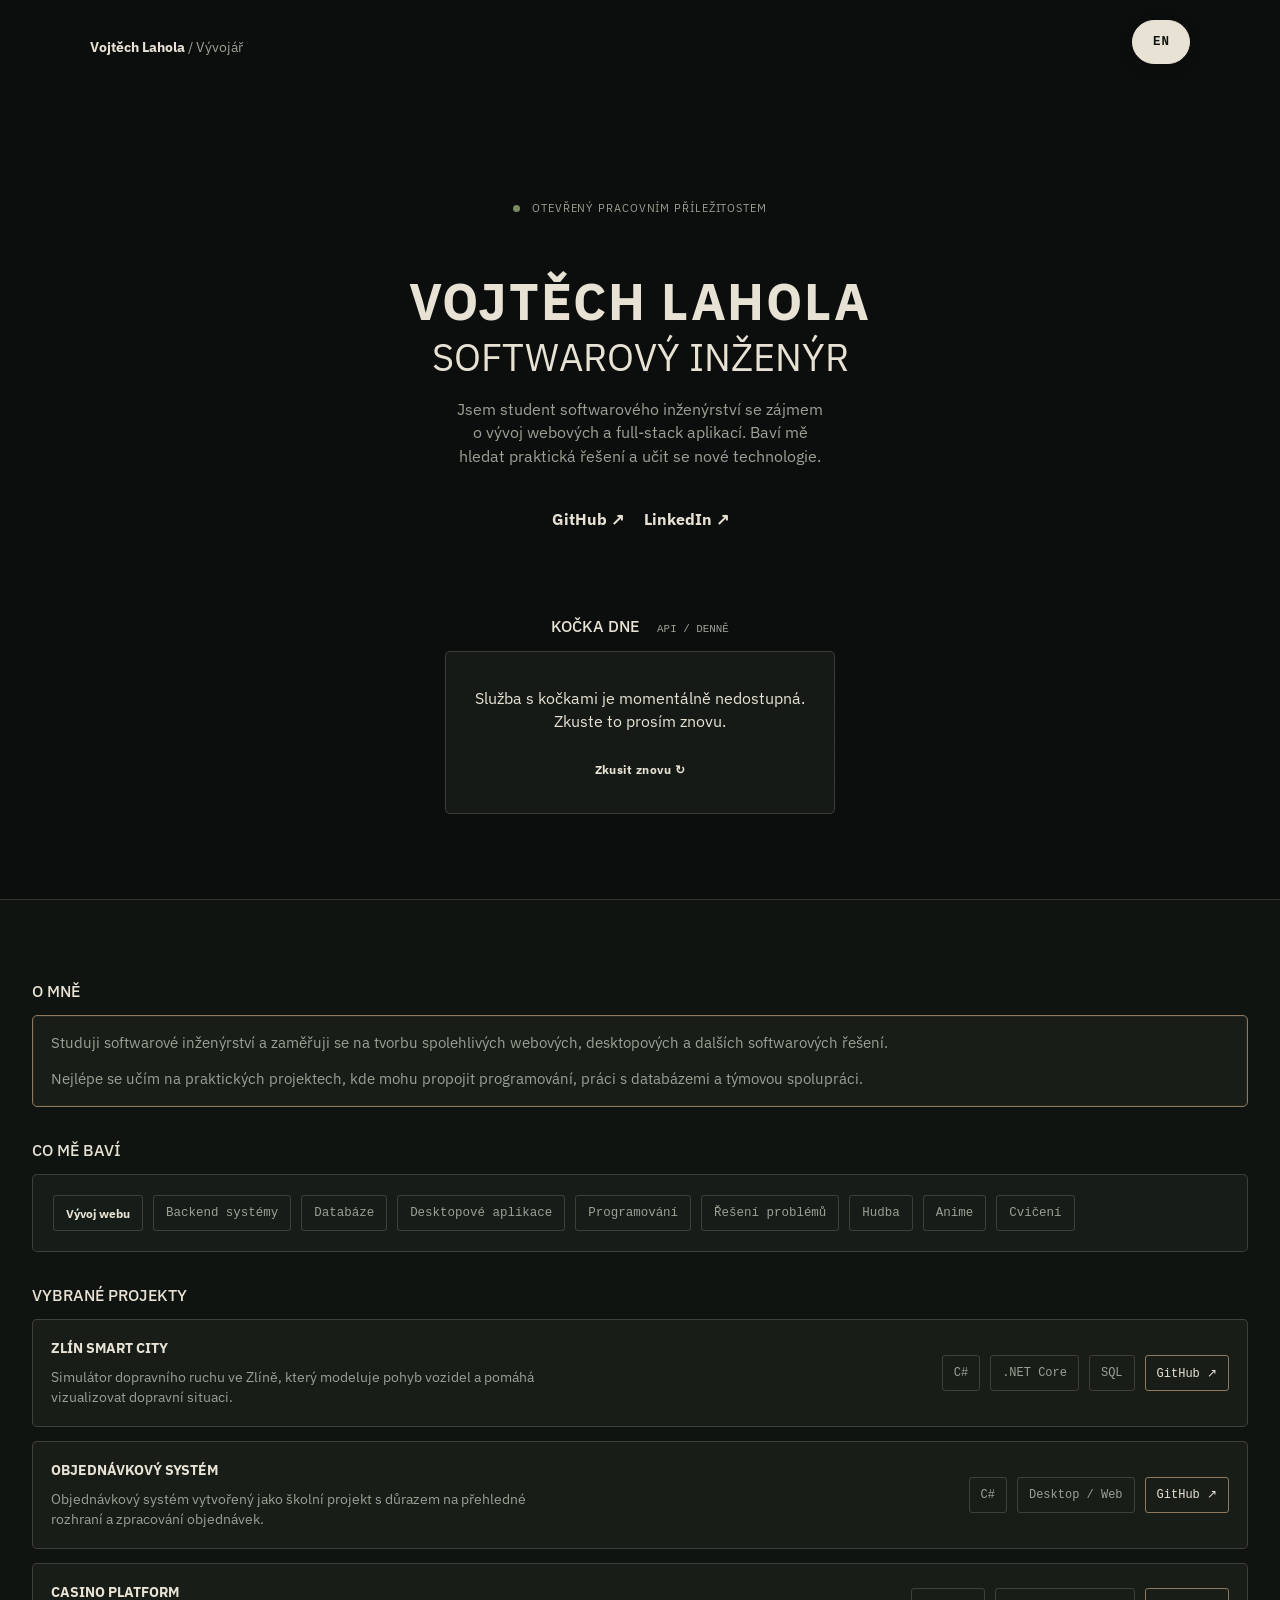
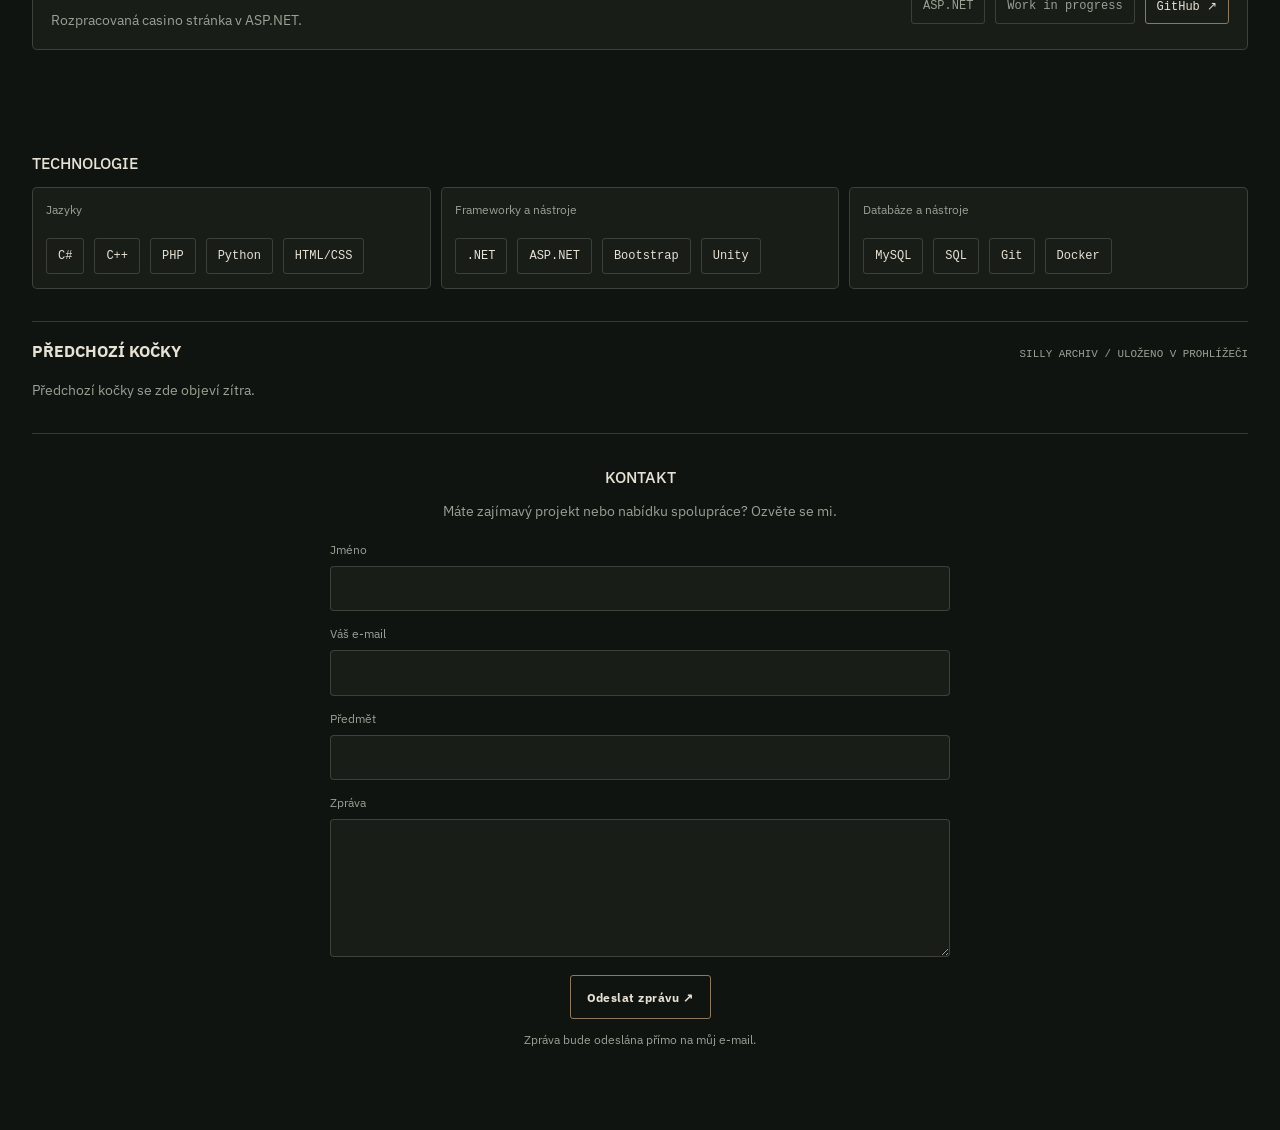
<file: index.html>
<!doctype html>
<html lang="cs">
  <head>
    <meta charset="UTF-8" />
    <meta name="viewport" content="width=device-width, initial-scale=1.0" />
    <meta name="description" content="Portfolio of Vojtech Lahola, software engineer." />
    <title>Vojtech Lahola / Softwarový inženýr</title>
    <link rel="preconnect" href="https://api.thecatapi.com" />
    <link rel="preload" as="style" href="style.css?v=contact-form-responsive" onload="this.onload=null;this.rel='stylesheet'" />
    <link rel="preload" as="style" href="cat.css?v=cat-history-row" onload="this.onload=null;this.rel='stylesheet'" />
    <noscript>
      <link rel="stylesheet" href="style.css?v=contact-form-responsive" />
      <link rel="stylesheet" href="cat.css?v=cat-history-row" />
    </noscript>
    <script src="script.js" defer></script>
    <script src="cat.js" defer></script>
  </head>
  <body data-title-cs="Vojtech Lahola / Softwarový inženýr" data-title-en="Vojtech Lahola / Software Engineer">
    <div class="dashboard">
      <aside class="identity-panel">
        <button class="language-toggle" type="button" aria-label="Přepnout do angličtiny" aria-pressed="false">EN</button>
        <a class="wordmark" href="#top">Vojtěch Lahola <span>/ <span data-cs="Vývojář" data-en="Developer">Vývojář</span></span></a>
        <div class="identity-content">
          <p class="status-line"><span></span> <span data-cs="Otevřený pracovním příležitostem" data-en="Available for opportunities">Otevřený pracovním příležitostem</span></p>
          <h1>Vojtěch Lahola</h1>
          <h2 data-cs="Softwarový inženýr" data-en="Software Engineer">Softwarový inženýr</h2>
          <p class="identity-summary" data-cs="Jsem student softwarového inženýrství se zájmem o vývoj webových a full-stack aplikací. Baví mě hledat praktická řešení a učit se nové technologie." data-en="I am a software engineering student interested in web and full-stack applications. I enjoy finding practical solutions and learning new technologies.">Jsem student softwarového inženýrství se zájmem o vývoj webových a full-stack aplikací. Baví mě hledat praktická řešení a učit se nové technologie.</p>
          <div class="identity-links">
            <a href="https://github.com/VojtechLahola" target="_blank" rel="noreferrer">GitHub ↗</a>
            <a href="https://www.linkedin.com/in/vojt%C4%9Bch-lahola-96957a279/" target="_blank" rel="noreferrer">LinkedIn ↗</a>
          </div>
        </div>
        <div class="hero-cat">
          <div class="hero-cat-heading">
            <h2 data-cs="Kočka dne" data-en="Cat of the day">Kočka dne</h2>
            <span data-cs="API / denně" data-en="API / daily">API / denně</span>
          </div>
          <div class="cat-card" aria-live="polite">
            <div class="cat-loading"><span class="loading-dot"></span><p data-cs="Hledám dnešní kočku..." data-en="Finding today’s cat...">Hledám dnešní kočku...</p></div>
            <img class="cat-image" width="560" height="360" decoding="async" alt="" />
            <div class="cat-details"><p class="cat-date"></p><a class="text-link cat-source" href="#" target="_blank" rel="noreferrer" data-cs="Originál ↗" data-en="Original ↗">Originál ↗</a></div>
            <p class="cat-error" role="alert"></p>
            <button class="button button-primary retry-button" type="button" data-cs="Zkusit znovu ↻" data-en="Try again ↻">Zkusit znovu ↻</button>
          </div>
        </div>
      </aside>

      <main id="top" class="dashboard-main">
        <section id="profile" class="panel profile-panel">
          <h2 class="panel-title" data-cs="O mně" data-en="About me">O mně</h2>
          <div class="panel-box profile-box">
            <p data-cs="Studuji softwarové inženýrství a zaměřuji se na tvorbu spolehlivých webových, desktopových a dalších softwarových řešení." data-en="I study software engineering and focus on building reliable web, desktop, and other software solutions.">Studuji softwarové inženýrství a zaměřuji se na tvorbu spolehlivých webových, desktopových a dalších softwarových řešení.</p>
            <p data-cs="Nejlépe se učím na praktických projektech, kde mohu propojit programování, práci s databázemi a týmovou spolupráci." data-en="I learn best through practical projects where I can combine programming, databases, and teamwork.">Nejlépe se učím na praktických projektech, kde mohu propojit programování, práci s databázemi a týmovou spolupráci.</p>
          </div>
        </section>

        <section class="panel focus-panel">
          <h2 class="panel-title" data-cs="Co mě baví" data-en="Things I enjoy">Co mě baví</h2>
          <div class="work-tags"><span data-cs="Vývoj webu" data-en="Web development">Vývoj webu</span><span data-cs="Backend systémy" data-en="Backend systems">Backend systémy</span><span data-cs="Databáze" data-en="Databases">Databáze</span><span data-cs="Desktopové aplikace" data-en="Desktop apps">Desktopové aplikace</span><span data-cs="Programování" data-en="Programming">Programování</span><span data-cs="Řešení problémů" data-en="Problem solving">Řešení problémů</span><span data-cs="Hudba" data-en="Music">Hudba</span><span data-cs="Anime" data-en="Anime">Anime</span><span data-cs="Cvičení" data-en="Working out">Cvičení</span></div>
        </section>

        <section id="projects" class="panel projects-panel">
          <h2 class="panel-title" data-cs="Vybrané projekty" data-en="Selected projects">Vybrané projekty</h2>
          <div class="project-list">
            <article class="project-row">
              <div><h3 data-cs="Zlín Smart City" data-en="Zlín Smart City">Zlín Smart City</h3><p data-cs="Simulátor dopravního ruchu ve Zlíně, který modeluje pohyb vozidel a pomáhá vizualizovat dopravní situaci." data-en="A traffic simulator for Zlín that models vehicle movement and helps visualize traffic conditions.">Simulátor dopravního ruchu ve Zlíně, který modeluje pohyb vozidel a pomáhá vizualizovat dopravní situaci.</p></div>
              <div class="tag-list"><span>C#</span><span>.NET Core</span><span>SQL</span><a href="https://github.com/VojtechLahola/Zlin-Smart-City" target="_blank" rel="noreferrer">GitHub ↗</a></div>
            </article>
            <article class="project-row">
              <div><h3 data-cs="Objednávkový systém" data-en="Ordering System">Objednávkový systém</h3><p data-cs="Objednávkový systém vytvořený jako školní projekt s důrazem na přehledné rozhraní a zpracování objednávek." data-en="An ordering system built as a school project, focused on a clear interface and order processing.">Objednávkový systém vytvořený jako školní projekt s důrazem na přehledné rozhraní a zpracování objednávek.</p></div>
              <div class="tag-list"><span>C#</span><span>Desktop / Web</span><a href="https://github.com/VojtechLahola/OrderingSystemMenza" target="_blank" rel="noreferrer">GitHub ↗</a></div>
            </article>
            <article class="project-row">
              <div><h3>Casino Platform</h3><p data-cs="Rozpracovaná casino stránka v ASP.NET." data-en="A casino website in ASP.NET, currently a work in progress.">Rozpracovaná casino stránka v ASP.NET.</p></div>
              <div class="tag-list"><span>ASP.NET</span><span>Work in progress</span><a href="https://github.com/VojtechLahola/Casino-Platform" target="_blank" rel="noreferrer">GitHub ↗</a></div>
            </article>
          </div>
        </section>

      </main>

      <aside class="dashboard-side">
        <section id="stack" class="panel tech-panel">
          <h2 class="panel-title" data-cs="Technologie" data-en="Tech stack">Technologie</h2>
          <div class="tech-grid">
            <div><h3 data-cs="Jazyky" data-en="Languages">Jazyky</h3><p><span>C#</span><span>C++</span><span>PHP</span><span>Python</span><span>HTML/CSS</span></p></div>
            <div><h3 data-cs="Frameworky a nástroje" data-en="Frameworks and tools">Frameworky a nástroje</h3><p><span>.NET</span><span>ASP.NET</span><span>Bootstrap</span><span>Unity</span></p></div>
            <div><h3 data-cs="Databáze a nástroje" data-en="Databases and tools">Databáze a nástroje</h3><p><span>MySQL</span><span>SQL</span><span>Git</span><span>Docker</span></p></div>
          </div>
        </section>

        <section class="cat-history page-history" aria-labelledby="cat-history-title">
          <div class="cat-history-heading"><h2 id="cat-history-title" data-cs="Předchozí kočky" data-en="Previous cats">Předchozí kočky</h2><span data-cs="Silly archiv / uloženo v prohlížeči" data-en="Silly archive / saved in this browser">Silly archiv / uloženo v prohlížeči</span></div>
          <div class="cat-history-list"></div>
          <p class="cat-history-empty" data-cs="Předchozí kočky se zde objeví zítra." data-en="Your previous cats will appear here tomorrow.">Předchozí kočky se zde objeví zítra.</p>
        </section>

        <section id="contact" class="panel contact-panel">
          <h2 class="panel-title" data-cs="Kontakt" data-en="Contact">Kontakt</h2>
          <p data-cs="Máte zajímavý projekt nebo nabídku spolupráce? Ozvěte se mi." data-en="Have an interesting project or collaboration offer? Get in touch.">Máte zajímavý projekt nebo nabídku spolupráce? Ozvěte se mi.</p>
          <form class="contact-form" action="https://formspree.io/f/xkjrjyry" method="POST">
            <label for="contact-name" data-cs="Jméno" data-en="Name">Jméno</label>
            <input id="contact-name" name="name" type="text" autocomplete="name" required />
            <label for="contact-email" data-cs="Váš e-mail" data-en="Your email">Váš e-mail</label>
            <input id="contact-email" name="email" type="email" autocomplete="email" required />
            <label for="contact-subject" data-cs="Předmět" data-en="Subject">Předmět</label>
            <input id="contact-subject" name="subject" type="text" required />
            <label for="contact-message" data-cs="Zpráva" data-en="Message">Zpráva</label>
            <textarea id="contact-message" name="message" rows="5" required></textarea>
            <button class="button button-primary" type="submit" data-cs="Odeslat zprávu ↗" data-en="Send message ↗">Odeslat zprávu ↗</button>
          </form>
          <p class="contact-note" data-cs="Zpráva bude odeslána přímo na můj e-mail." data-en="Your message will be sent directly to my email.">Zpráva bude odeslána přímo na můj e-mail.</p>
          <p class="contact-status" role="status" aria-live="polite" hidden></p>
        </section>
      </aside>
    </div>
  </body>
</html>
</file>
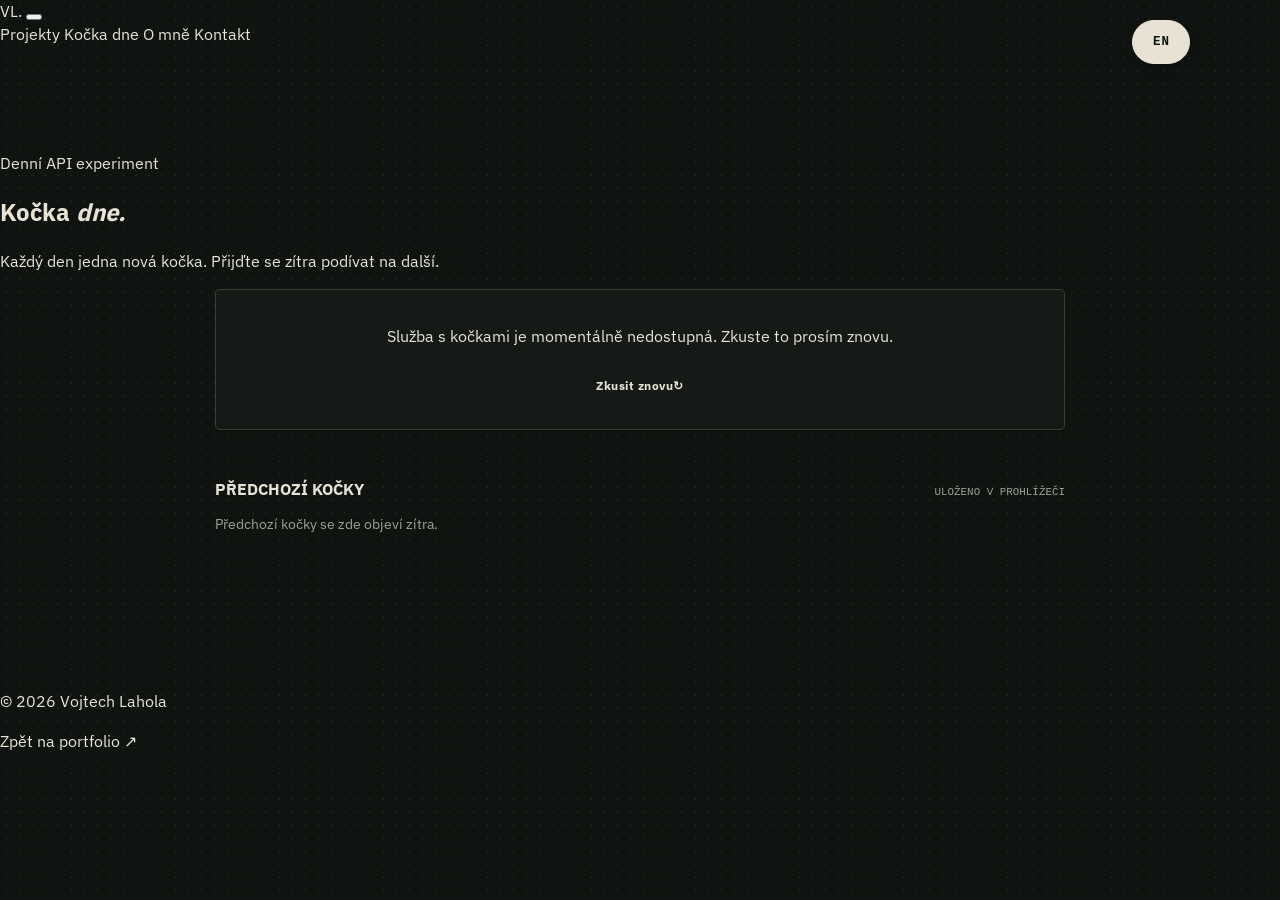
<file: cat.html>
<!doctype html>
<html lang="cs">
  <head>
    <meta charset="UTF-8" />
    <meta name="viewport" content="width=device-width, initial-scale=1.0" />
    <meta name="description" content="A new cat photo from The Cat API every day." />
    <title>Kočka dne — Vojtech Lahola</title>
    <link rel="preconnect" href="https://api.thecatapi.com" />
    <link rel="preload" as="style" href="style.css?v=contact-form-responsive" onload="this.onload=null;this.rel='stylesheet'" />
    <link rel="preload" as="style" href="cat.css?v=cat-history-row" onload="this.onload=null;this.rel='stylesheet'" />
    <noscript>
      <link rel="stylesheet" href="style.css?v=contact-form-responsive" />
      <link rel="stylesheet" href="cat.css?v=cat-history-row" />
    </noscript>
    <script src="script.js" defer></script>
    <script src="cat.js" defer></script>
  </head>
  <body data-title-cs="Kočka dne — Vojtech Lahola" data-title-en="Cat of the day — Vojtech Lahola">
    <header class="site-header">
      <button class="language-toggle" type="button" aria-label="Přepnout do angličtiny" aria-pressed="false">EN</button>
      <a class="brand" href="index.html" aria-label="Vojtech Lahola home">VL<span>.</span></a>
      <button class="menu-toggle" type="button" aria-expanded="false" aria-controls="site-nav">
        <span class="sr-only">Toggle navigation</span>
        <span></span><span></span>
      </button>
      <nav id="site-nav" class="site-nav" aria-label="Main navigation">
        <a href="index.html#projects" data-cs="Projekty" data-en="Projects">Projekty</a>
        <a href="cat.html" aria-current="page" data-cs="Kočka dne" data-en="Cat of the day">Kočka dne</a>
        <a href="index.html#profile" data-cs="O mně" data-en="About me">O mně</a>
        <a href="index.html#contact" data-cs="Kontakt" data-en="Contact">Kontakt</a>
      </nav>
    </header>

    <main class="cat-page section-shell">
      <section class="cat-intro">
        <p class="eyebrow" data-cs="Denní API experiment" data-en="Daily API experiment">Denní API experiment</p>
        <h1 data-cs="Kočka <em>dne.</em>" data-en="Cat of the <em>day.</em>">Kočka <em>dne.</em></h1>
        <p data-cs="Každý den jedna nová kočka. Přijďte se zítra podívat na další." data-en="One new cat, selected for you each day. Come back tomorrow for another one.">Každý den jedna nová kočka. Přijďte se zítra podívat na další.</p>
      </section>

      <section class="cat-card" aria-live="polite">
        <div class="cat-loading">
          <span class="loading-dot"></span>
          <p data-cs="Hledám dnešní kočku..." data-en="Finding today’s cat...">Hledám dnešní kočku...</p>
        </div>
        <img class="cat-image" width="850" height="360" decoding="async" alt="" />
        <div class="cat-details">
          <p class="cat-date"></p>
          <a class="text-link cat-source" href="#" target="_blank" rel="noreferrer" data-cs="Zobrazit originál <span>↗</span>" data-en="View original <span>↗</span>">Zobrazit originál <span>↗</span></a>
        </div>
        <p class="cat-error" role="alert"></p>
        <button class="button button-primary retry-button" type="button" data-cs="Zkusit znovu <span>↻</span>" data-en="Try again <span>↻</span>">Zkusit znovu <span>↻</span></button>
      </section>
      <section class="cat-history" aria-labelledby="cat-history-title">
        <div class="cat-history-heading"><h2 id="cat-history-title" data-cs="Předchozí kočky" data-en="Previous cats">Předchozí kočky</h2><span data-cs="Uloženo v prohlížeči" data-en="Saved in this browser">Uloženo v prohlížeči</span></div>
        <div class="cat-history-list"></div>
        <p class="cat-history-empty" data-cs="Předchozí kočky se zde objeví zítra." data-en="Your previous cats will appear here tomorrow.">Předchozí kočky se zde objeví zítra.</p>
      </section>
    </main>

    <footer class="site-footer section-shell">
      <p>© <span id="current-year"></span> Vojtech Lahola</p>
      <a href="index.html" data-cs="Zpět na portfolio ↗" data-en="Back to portfolio ↗">Zpět na portfolio ↗</a>
    </footer>
  </body>
</html>
</file>
<file: style.css>
:root {
  --background: #101411;
  --panel: #151a16;
  --panel-light: #1b211c;
  --ink: #e7e2d4;
  --muted: #9ba194;
  --forest: #3b4534;
  --olive: #7b8a62;
  --sand: #e7e2d4;
  --line: rgba(231, 226, 212, 0.18);
  --accent-line: #8d795d;
  --motion-ease: cubic-bezier(0.22, 1, 0.36, 1);
}

@font-face {
  font-family: "IBM Plex Sans";
  font-style: normal;
  font-weight: 400 700;
  font-display: swap;
  src: url("fonts/ibm-plex-sans-latin-ext.woff2") format("woff2");
  unicode-range: U+0100-024F, U+1E00-1EFF, U+20A0-20AB;
}

@font-face {
  font-family: "IBM Plex Sans";
  font-style: normal;
  font-weight: 400 700;
  font-display: swap;
  src: url("fonts/ibm-plex-sans-latin.woff2") format("woff2");
  unicode-range: U+0000-00FF, U+0131, U+0152-0153, U+02BB-02BC, U+02C6, U+02DA, U+02DC, U+2000-206F, U+20AC, U+2122, U+2191-2193, U+2212, U+2215;
}

* {
  box-sizing: border-box;
}

html {
  overflow-x: clip;
  scroll-behavior: smooth;
}

body {
  overflow-x: clip;
  overscroll-behavior-x: none;
  margin: 0;
  color: var(--ink);
  background: var(--background);
  font-family: "IBM Plex Sans", sans-serif;
  line-height: 1.45;
}

body::before {
  position: fixed;
  inset: 0;
  z-index: -1;
  opacity: 0.14;
  background-image: radial-gradient(var(--olive) 1px, transparent 1px);
  background-size: 13px 13px;
  content: "";
  pointer-events: none;
}

@keyframes rise-in {
  from {
    opacity: 0;
    transform: translateY(18px);
  }

  to {
    opacity: 1;
    transform: translateY(0);
  }
}

@keyframes soft-glow {
  0%,
  100% {
    box-shadow: 0 0 0 0 rgba(123, 138, 98, 0);
  }

  50% {
    box-shadow: 0 0 0 5px rgba(123, 138, 98, 0.08);
  }
}

@keyframes status-blink {
  0%,
  100% {
    opacity: 0.55;
    transform: scale(0.9);
  }

  50% {
    opacity: 1;
    transform: scale(1.15);
  }
}

a {
  color: inherit;
  text-decoration: none;
}

h1,
h2,
h3,
.wordmark {
  font-family: "IBM Plex Sans", sans-serif;
}

.dashboard {
  display: block;
  min-height: 100vh;
}

.identity-panel {
  position: relative;
  display: grid;
  grid-template-columns: minmax(0, 1fr) minmax(0, 390px);
  grid-template-rows: auto 1fr auto;
  align-items: center;
  column-gap: clamp(24px, 4vw, 56px);
  min-width: 0;
  min-height: min(100svh, 900px);
  padding: 38px clamp(24px, 7vw, 96px) 32px;
  border-bottom: 1px solid var(--line);
  background: rgba(12, 15, 13, 0.86);
}

.language-toggle {
  position: absolute;
  top: 20px;
  right: clamp(24px, 7vw, 96px);
  z-index: 1;
  min-width: 58px;
  min-height: 44px;
  padding: 10px 14px;
  border: 1px solid var(--sand);
  border-radius: 999px;
  color: var(--background);
  background: var(--sand);
  cursor: pointer;
  font: 700 0.78rem "Courier New", monospace;
  letter-spacing: 0.08em;
  box-shadow: 0 4px 14px rgba(0, 0, 0, 0.22);
  transition: border-color 180ms ease, color 180ms ease, background-color 180ms ease, transform 180ms ease, box-shadow 180ms ease;
}

.language-toggle:hover {
  border-color: var(--olive);
  color: var(--background);
  background: var(--olive);
  box-shadow: 0 6px 18px rgba(0, 0, 0, 0.3);
  transform: translateY(-2px);
}

.wordmark,
.identity-content,
.hero-cat,
.identity-footer {
  animation: rise-in 0.8s var(--motion-ease) both;
}

.identity-content {
  animation-delay: 120ms;
}

.hero-cat {
  animation-delay: 220ms;
}

.identity-footer {
  animation-delay: 320ms;
}

.wordmark {
  font-size: 0.85rem;
  font-weight: 700;
  transition: color 180ms ease;
}

.wordmark:hover {
  color: var(--olive);
}

.wordmark span {
  color: var(--muted);
  font-weight: 400;
}

.identity-content {
  grid-column: 1;
  grid-row: 2;
  width: 100%;
  min-width: 0;
}

.status-line {
  color: var(--muted);
  font-size: 0.7rem;
  letter-spacing: 0.08em;
  text-transform: uppercase;
}

.status-line > span:first-child {
  display: inline-block;
  width: 7px;
  height: 7px;
  margin-right: 8px;
  border-radius: 50%;
  background: var(--olive);
  animation: status-blink 2.4s ease-in-out infinite;
}

.identity-content h1 {
  margin: 60px 0 0;
  border-left: 2px solid var(--accent-line);
  padding-left: 18px;
  font-size: clamp(2.6rem, 4vw, 4.1rem);
  line-height: 0.96;
  letter-spacing: 0.035em;
  text-transform: uppercase;
}

.identity-content h2 {
  margin: 12px 0 22px 20px;
  color: var(--sand);
  font-size: clamp(1.7rem, 3vw, 2.8rem);
  font-weight: 400;
  line-height: 1;
  text-transform: uppercase;
}

.identity-summary {
  max-width: 370px;
  margin: 0 0 30px 20px;
  color: var(--muted);
}

.identity-links {
  display: flex;
  flex-wrap: wrap;
  gap: 20px;
  margin-left: 20px;
  color: var(--sand);
  font-weight: 700;
}

.identity-links a:hover,
.contact-panel a:hover {
  color: var(--olive);
}

.identity-links a {
  display: inline-flex;
  align-items: center;
  min-height: 44px;
  transition: color 180ms ease, transform 180ms ease;
}

.identity-links a:hover {
  transform: translateY(-2px);
}

.identity-footer {
  grid-column: 1;
  grid-row: 3;
  margin: 0;
  color: var(--muted);
  font-size: 0.75rem;
}

.hero-cat {
  grid-column: 2;
  grid-row: 2;
  width: min(100%, 560px);
  max-width: 390px;
  min-width: 0;
  justify-self: end;
}

.hero-cat-heading {
  display: flex;
  align-items: baseline;
  justify-content: space-between;
  min-width: 0;
  margin-bottom: 12px;
}

.hero-cat-heading h2 {
  margin: 0;
  color: var(--ink);
  font-size: 1rem;
  font-weight: 500;
  text-transform: uppercase;
}

.hero-cat-heading span {
  color: var(--muted);
  font: 0.68rem "Courier New", monospace;
  text-transform: uppercase;
}

.hero-cat .cat-card {
  width: 100%;
  max-width: none;
  margin: 0;
}

.cat-card {
  transition: border-color 220ms ease, box-shadow 220ms ease, transform 220ms ease;
}

.cat-card:hover {
  border-color: rgba(141, 121, 93, 0.7);
  box-shadow: 0 12px 30px rgba(0, 0, 0, 0.18);
  transform: translateY(-3px);
}

.hero-cat .cat-image {
  height: clamp(240px, 28vw, 360px);
  object-fit: cover;
}

.dashboard-main,
.dashboard-side {
  width: min(1280px, calc(100% - 64px));
  min-width: 0;
  margin: 0 auto;
  padding: 80px 0 50px;
}

.dashboard-side {
  padding-top: 20px;
  background: transparent;
}

.panel {
  min-width: 0;
  margin-bottom: 32px;
  animation: rise-in 0.75s var(--motion-ease) both;
}

.dashboard-main .panel:nth-child(2) {
  animation-delay: 100ms;
}

.dashboard-side .panel:nth-child(2) {
  animation-delay: 100ms;
}

.dashboard-side .panel:nth-child(3) {
  animation-delay: 180ms;
}

.dashboard-side .panel:nth-child(4) {
  animation-delay: 260ms;
}

.panel-title {
  margin: 0 0 12px;
  color: var(--ink);
  font-size: 1rem;
  font-weight: 500;
  text-transform: uppercase;
}

.panel-title-row {
  display: flex;
  align-items: baseline;
  justify-content: space-between;
}

.panel-note {
  color: var(--muted);
  font: 0.68rem "Courier New", monospace;
  text-transform: uppercase;
}

.panel-box,
.project-row,
.cat-card,
.side-project,
.tech-grid > div {
  border: 1px solid var(--line);
  border-radius: 5px;
  background: rgba(27, 33, 28, 0.78);
}

.project-row,
.side-project,
.tech-grid > div {
  transition: border-color 220ms ease, background-color 220ms ease, transform 220ms ease;
}

.project-row:hover,
.side-project:hover,
.tech-grid > div:hover {
  border-color: rgba(141, 121, 93, 0.65);
  background: rgba(32, 40, 33, 0.9);
  transform: translateY(-4px);
}

.panel-box {
  border-color: var(--accent-line);
  padding: 16px 18px;
  box-shadow: inset 0 0 0 1px rgba(141, 121, 93, 0.12);
}

.panel-box p {
  margin: 0 0 14px;
  color: var(--muted);
  font-size: 0.94rem;
}

.panel-box p:last-child {
  margin: 0;
}

.project-list {
  display: grid;
  gap: 14px;
}

.project-row {
  display: grid;
  grid-template-columns: minmax(0, 1fr) auto;
  align-items: center;
  gap: 24px;
  padding: 18px;
}

.project-row h3,
.side-project h3 {
  margin: 0 0 8px;
  color: var(--ink);
  font-size: 0.9rem;
  text-transform: uppercase;
}

.project-row p,
.side-project p {
  max-width: 500px;
  margin: 0;
  color: var(--muted);
  font-size: 0.88rem;
}

.tag-list,
.work-tags,
.tech-grid p {
  display: flex;
  flex-wrap: wrap;
  gap: 10px;
}

.tag-list {
  justify-content: flex-end;
  margin-top: 0;
}

.tag-list span,
.tag-list a,
.work-tags span,
.tech-grid p span {
  display: inline-flex;
  align-items: center;
  justify-content: center;
  min-height: 36px;
  padding: 7px 11px;
  border: 1px solid var(--line);
  border-radius: 3px;
  text-align: center;
  color: var(--muted);
  font: 0.75rem "Courier New", monospace;
}

.tag-list a {
  border-color: var(--accent-line);
  color: var(--sand);
  transition: background-color 180ms ease, color 180ms ease, border-color 180ms ease;
}

.tag-list a:hover {
  border-color: var(--olive);
  color: var(--ink);
  background: rgba(123, 138, 98, 0.12);
}

.work-tags {
  padding: 16px;
  border: 1px solid var(--line);
  border-radius: 5px;
  background: rgba(27, 33, 28, 0.7);
}

.work-tags span:first-child {
  color: var(--ink);
  font-family: inherit;
  font-weight: 700;
}

.focus-panel .work-tags {
  gap: 10px;
  padding: 20px;
}

.focus-panel .work-tags span {
  padding: 8px 12px;
  font-size: 0.78rem;
}

.side-projects {
  display: grid;
  grid-template-columns: 1fr 1fr;
  gap: 12px;
  margin: 0 0 32px;
}

.side-project {
  min-height: 155px;
  padding: 15px;
}

.side-project p {
  min-height: 44px;
}

.tech-grid {
  display: grid;
  grid-template-columns: repeat(3, 1fr);
  gap: 10px;
}

.tech-grid > div {
  min-height: 102px;
  padding: 13px;
}

.tech-grid h3 {
  margin: 0 0 20px;
  color: var(--muted);
  font-size: 0.75rem;
  font-weight: 400;
}

.tech-grid p {
  margin: 0;
}

.tech-grid p span {
  color: var(--ink);
}

.contact-panel {
  padding-top: 32px;
  border-top: 1px solid var(--line);
  text-align: center;
}

.contact-panel p {
  margin: 0 auto 3px;
  color: var(--muted);
  font-size: 0.9rem;
}

.contact-panel a {
  color: var(--sand);
  font-size: 0.85rem;
  font-weight: 700;
  transition: color 180ms ease;
}

.contact-form {
  display: grid;
  gap: 8px;
  max-width: 620px;
  margin: 18px auto 0;
  text-align: left;
}

.contact-form label {
  color: var(--muted);
  font-size: 0.78rem;
}

.contact-form input,
.contact-form textarea {
  width: 100%;
  margin-bottom: 5px;
  border: 1px solid var(--line);
  border-radius: 4px;
  padding: 10px 12px;
  color: var(--ink);
  background: rgba(27, 33, 28, 0.78);
  font: inherit;
  resize: vertical;
}

.contact-form input:focus,
.contact-form textarea:focus {
  outline: 1px solid var(--olive);
  border-color: var(--olive);
}

.contact-form button {
  justify-self: center;
  margin-top: 5px;
}

.contact-note {
  margin: 12px 0 0 !important;
  color: var(--muted);
  font-size: 0.75rem !important;
}

.sr-only {
  position: absolute;
  width: 1px;
  height: 1px;
  padding: 0;
  margin: -1px;
  overflow: hidden;
  clip: rect(0, 0, 0, 0);
  white-space: nowrap;
  border: 0;
}

.contact-status {
  margin-top: 14px !important;
  color: var(--olive) !important;
  font-size: 0.82rem !important;
  font-weight: 600;
}

.button {
  min-height: 44px;
  border: 1px solid var(--accent-line);
  border-radius: 3px;
  padding: 10px 16px;
  color: var(--sand);
  background: transparent;
  cursor: pointer;
  font: 700 0.78rem "IBM Plex Sans", sans-serif;
  letter-spacing: 0.04em;
  transition: border-color 180ms ease, color 180ms ease, background-color 180ms ease, transform 180ms ease;
}

.button:hover:not(:disabled),
.button:focus-visible {
  border-color: var(--olive);
  color: var(--background);
  background: var(--olive);
  outline: none;
  transform: translateY(-2px);
}

.button:disabled {
  cursor: wait;
  opacity: 0.65;
}

@media (max-width: 1400px) {
  .identity-panel {
    display: grid;
    grid-template-columns: minmax(0, 1fr);
    grid-template-rows: auto auto auto auto;
    align-items: start;
    min-height: min(100svh, 900px);
    padding: 38px clamp(24px, 7vw, 96px) 42px;
  }

  .identity-content {
    grid-column: 1;
    grid-row: 2;
    width: 100%;
    margin: 110px 0 52px;
    text-align: center;
  }

  .identity-content h1 {
    border-left: 0;
    padding-left: 0;
  }

  .identity-content h2 {
    margin-left: 0;
  }

  .identity-summary {
    margin-right: auto;
    margin-left: auto;
  }

  .identity-links {
    justify-content: center;
    margin-left: 0;
  }

  .hero-cat {
    grid-column: 1;
    grid-row: 3;
    width: min(100%, 560px);
    margin: 0 auto;
  }

  .hero-cat-heading {
    justify-content: center;
    gap: 18px;
  }

  .identity-footer {
    grid-column: 1;
    grid-row: 4;
    text-align: center;
  }
}

@media (max-width: 900px) {
  .identity-panel {
    min-height: auto;
    padding: 38px clamp(24px, 7vw, 64px) 42px;
  }

  .identity-content {
    width: 100%;
    margin: 110px 0 52px;
  }

  .hero-cat {
    width: min(100%, 560px);
    margin: 0 auto;
  }

  .hero-cat .cat-image {
    height: min(48vw, 360px);
  }
}

@media (max-width: 1100px) {
  .identity-panel {
    min-height: auto;
    padding: 38px clamp(24px, 6vw, 64px) 42px;
  }

  .identity-content {
    width: 100%;
    margin: 110px 0 52px;
  }

  .hero-cat {
    width: min(100%, 560px);
    margin: 0 auto;
  }
}

@media (max-width: 720px) {
  .identity-panel {
    min-height: 100svh;
    padding: 22px 18px 34px;
  }

  .identity-content {
    margin: 42px 0 28px;
  }

  .identity-content h1 {
    margin-top: 28px;
    font-size: clamp(2.35rem, 11vw, 3.8rem);
  }

  .identity-content h2 {
    font-size: clamp(1.35rem, 7vw, 2.1rem);
    margin-bottom: 18px;
  }

  .identity-summary {
    max-width: 330px;
    font-size: 0.92rem;
    margin-bottom: 24px;
  }

  .hero-cat {
    width: 100%;
  }

  .hero-cat .cat-image {
    height: min(56vw, 280px);
  }

  .dashboard-main,
  .dashboard-side {
    width: min(100% - 36px, 1280px);
    padding: 58px 0 38px;
  }

  .dashboard-side {
    padding-top: 5px;
  }

  .contact-form {
    width: 100%;
  }

  .project-row {
    display: flex;
    flex-direction: column;
    align-items: stretch;
    gap: 0;
  }

  .project-row .tag-list {
    justify-content: flex-start;
    margin-top: 16px;
  }

  .side-projects,
  .tech-grid {
    grid-template-columns: 1fr;
  }

  .side-project {
    min-height: auto;
  }

  .tech-grid > div {
    min-height: auto;
  }

  .identity-footer {
    display: none;
  }
}

@media (min-width: 1800px) {
  .identity-panel {
    width: min(100%, 1680px);
    margin: 0 auto;
    border-right: 1px solid var(--line);
    border-left: 1px solid var(--line);
  }

  .dashboard-main,
  .dashboard-side {
    width: min(1440px, calc(100% - 120px));
  }
}

@media (prefers-reduced-motion: reduce) {
  *,
  *::before,
  *::after {
    animation-duration: 0.01ms !important;
    animation-iteration-count: 1 !important;
    scroll-behavior: auto !important;
    transition-duration: 0.01ms !important;
  }
}
</file>
<file: cat.css>
.cat-page {
  padding: 90px 0 140px;
}

.cat-home-section {
  padding: 20px 0 130px;
}

.cat-home-heading {
  display: flex;
  align-items: end;
  justify-content: space-between;
  gap: 30px;
  margin-bottom: 38px;
}

.cat-home-heading h2 {
  margin: 0;
  font-size: clamp(2.4rem, 5vw, 4.5rem);
  line-height: 0.98;
  letter-spacing: -0.07em;
}

.cat-home-heading > p {
  max-width: 220px;
  margin: 0 0 5px;
  color: var(--muted);
  font-size: 0.9rem;
}

.cat-home-section .cat-card,
.cat-card {
  max-width: 850px;
  margin: 0 auto;
  padding: 10px;
  border: 1px solid var(--line);
  border-radius: 5px;
  background: var(--panel);
}

.cat-home-section .cat-card {
  max-width: 100%;
}

.cat-image {
  display: none;
  width: 100%;
  height: clamp(220px, 30vw, 360px);
  object-fit: contain;
  object-position: center;
  background: #0c0f0d;
}

.cat-image.is-visible {
  display: block;
}

.cat-loading {
  display: flex;
  align-items: center;
  justify-content: center;
  min-height: 260px;
  background: var(--panel-light);
  color: var(--muted);
}

.cat-loading p {
  margin: 0;
  font-weight: 700;
}

.loading-dot {
  width: 10px;
  height: 10px;
  margin-right: 12px;
  border-radius: 50%;
  background: var(--olive);
  animation: pulse 1s infinite alternate;
}

.cat-details {
  display: none;
  align-items: center;
  justify-content: space-between;
  padding: 14px 4px 4px;
}

.cat-actions,
.cat-history-actions {
  display: flex;
  flex-wrap: wrap;
  gap: 14px;
}

.cat-history {
  max-width: 850px;
  margin: 48px auto 0;
}

.page-history {
  max-width: none;
  margin: 0 0 32px;
  padding: 18px 0 0;
  border-top: 1px solid var(--line);
}

.page-history .cat-history-heading {
  margin-bottom: 18px;
}

.cat-history-heading {
  display: flex;
  align-items: baseline;
  justify-content: space-between;
  gap: 20px;
  margin-bottom: 14px;
}

.cat-history-heading h2,
.cat-history-heading h3 {
  margin: 0;
  font-size: 1rem;
  text-transform: uppercase;
}

.cat-history-heading span {
  color: var(--muted);
  font: 0.68rem "Courier New", monospace;
  text-transform: uppercase;
}

.cat-history-list {
  display: grid;
  grid-template-columns: repeat(5, minmax(0, 1fr));
  gap: 12px;
}

.page-history .cat-history-item {
  background: linear-gradient(145deg, rgba(27, 33, 28, 0.9), rgba(20, 25, 21, 0.82));
}

.cat-history-item {
  overflow: hidden;
  border: 1px solid var(--line);
  border-radius: 5px;
  background: rgba(27, 33, 28, 0.78);
  transition: border-color 220ms ease, transform 220ms ease;
}

.cat-history-item:hover {
  border-color: var(--accent-line);
  transform: translateY(-3px);
}

.cat-history-item img {
  display: block;
  width: 100%;
  height: 130px;
  object-fit: cover;
  background: #0c0f0d;
}

.cat-history-item > p {
  margin: 10px 12px 8px;
  color: var(--muted);
  font: 0.7rem "Courier New", monospace;
}

.cat-history-actions {
  padding: 0 12px 12px;
  font-size: 0.75rem;
}

.cat-history-empty {
  margin: 0;
  color: var(--muted);
  font-size: 0.85rem;
}

.cat-history-empty[hidden] {
  display: none;
}

.cat-details.is-visible {
  display: flex;
}

.cat-date {
  margin: 0;
  color: var(--muted);
  font-size: 0.8rem;
  font-weight: 700;
  letter-spacing: 0.1em;
  text-transform: uppercase;
}

.cat-source {
  display: inline-flex;
  align-items: center;
  min-height: 44px;
  font-size: 0.85rem;
}

.cat-history-actions a {
  display: inline-flex;
  align-items: center;
  min-height: 44px;
}

.cat-error {
  display: none;
  margin: 25px 10px 0;
  color: var(--ink);
  text-align: center;
}

.cat-error.is-visible {
  display: block;
}

.retry-button {
  display: none;
  margin: 18px auto 8px;
  border: 0;
  cursor: pointer;
}

.retry-button.is-visible {
  display: flex;
}

@keyframes pulse {
  from {
    opacity: 0.35;
  }

  to {
    opacity: 1;
  }
}

@media (max-width: 900px) {
  .cat-history-list {
    grid-template-columns: 1fr;
  }

  .cat-history-item img {
    height: clamp(190px, 34vw, 280px);
  }
}

@media (max-width: 700px) {
  .cat-page {
    padding: 70px 0 100px;
  }

  .cat-home-section {
    padding: 0 0 85px;
  }

  .cat-home-heading {
    display: block;
  }

  .cat-home-heading > p {
    margin-top: 20px;
  }

  .cat-loading {
    min-height: 300px;
  }

  .cat-details {
    align-items: flex-start;
    flex-direction: column;
    gap: 14px;
  }

  .cat-history-heading {
    align-items: flex-start;
    flex-direction: column;
    gap: 6px;
  }

  .cat-history-list {
    grid-template-columns: 1fr;
  }

  .page-history {
    margin-bottom: 32px;
  }
}

@media (prefers-reduced-motion: reduce) {
  .cat-history-item {
    transition: none;
  }
}
</file>
